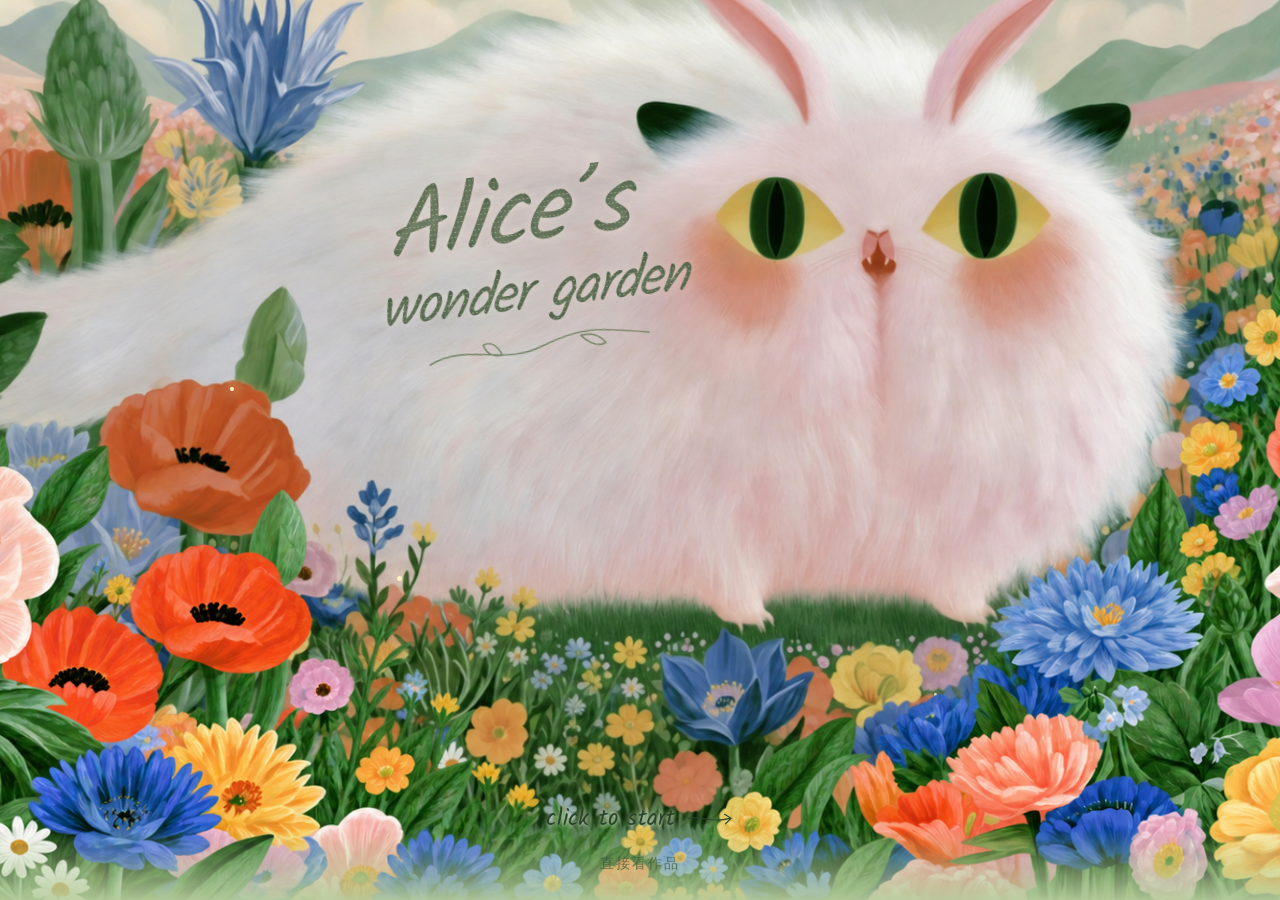
<file: index.html>
<!doctype html><html lang="zh-CN"><head><meta charset="utf-8"><meta name="viewport" content="width=device-width,initial-scale=1"><title>Alice · 作品花园</title><style>*,::before,::after{box-sizing:border-box}body{margin:0}button,input{font:inherit}button{border:0}img{max-width:100%}h1,h2,h3,p{margin-top:0}</style><link rel="stylesheet" href="./portfolio.css"></head><body><div id="root"></div><noscript>请在浏览器中启用 JavaScript 以浏览互动作品集。</noscript><script src="./portfolio.js?v=shopee-tracker-v1.0.0"></script></body></html>
</file>
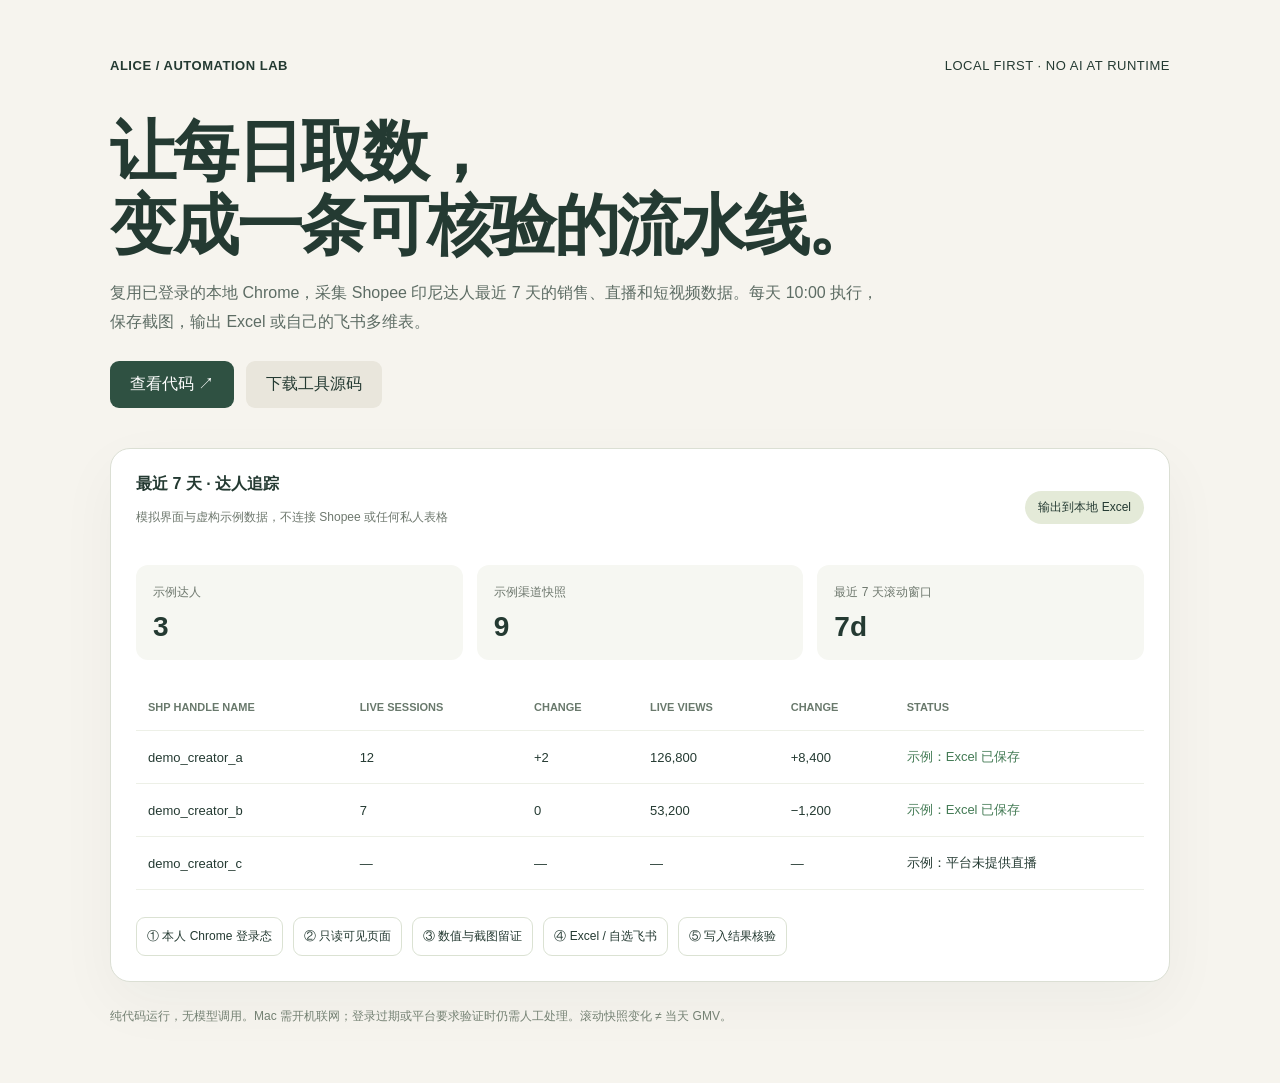
<file: apps/shopee-tracker/demo.html>
<!doctype html><html lang="zh-CN"><meta charset="utf-8"><meta name="viewport" content="width=device-width,initial-scale=1"><title>Shopee Tracker · 纯代码本地自动化</title><style>*{box-sizing:border-box}body{margin:0;background:#f6f4ee;color:#243a32;font:16px -apple-system,BlinkMacSystemFont,sans-serif}main{max-width:1120px;margin:auto;padding:58px 30px}nav{display:flex;justify-content:space-between;font-size:13px;letter-spacing:.04em}h1{font-size:clamp(36px,6vw,66px);letter-spacing:-.04em;margin:42px 0 15px;line-height:1.12}p{line-height:1.8;color:#5d6c64;max-width:780px}.pill{background:#e4ead8;border-radius:30px;padding:8px 13px;display:inline-block;font-size:12px}.actions{display:flex;gap:12px;margin:25px 0 40px}a{color:inherit}.button{background:#2f5142;color:white;padding:13px 20px;border-radius:9px;text-decoration:none}.secondary{background:#e9e6dc;color:#243a32}.dashboard{border:1px solid #dbdfd4;background:white;border-radius:20px;padding:25px;box-shadow:0 20px 60px #1e32290b}.heading{display:flex;align-items:center;justify-content:space-between;gap:20px}.small{font-size:12px;color:#6e786e}.stats{display:grid;grid-template-columns:repeat(3,1fr);gap:14px;margin:24px 0}.stat{background:#f6f7f2;border-radius:12px;padding:17px}.stat b{font-size:28px;display:block;margin-top:10px}.overflow{overflow:auto}table{width:100%;border-collapse:collapse;white-space:nowrap;font-size:13px}th,td{text-align:left;padding:17px 12px;border-bottom:1px solid #edf0e7}th{font-size:11px;color:#69796c}.good{color:#447b55}.flow{display:flex;flex-wrap:wrap;gap:10px;margin:27px 0 0;font-size:12px}.flow span{padding:10px;border:1px solid #dbe2d3;border-radius:9px}footer{font-size:12px;color:#748173;margin-top:26px}@media(max-width:650px){main{padding:25px 16px}.dashboard{padding:16px}.stats{gap:7px}.stat{padding:12px}h1{margin-top:30px}}</style><main><nav><strong>ALICE / AUTOMATION LAB</strong><span>LOCAL FIRST · NO AI AT RUNTIME</span></nav><h1>让每日取数，<br>变成一条可核验的流水线。</h1><p>复用已登录的本地 Chrome，采集 Shopee 印尼达人最近 7 天的销售、直播和短视频数据。每天 10:00 执行，保存截图，输出 Excel 或自己的飞书多维表。</p><div class="actions"><a class="button" href="https://github.com/nesealice/alice-ai-portfolio/tree/main/apps/shopee-tracker">查看代码 ↗</a><a class="button secondary" href="./Shopee-Tracker-Public-Source-v1.0.0.zip">下载工具源码</a></div><div class="dashboard"><div class="heading"><div><strong>最近 7 天 · 达人追踪</strong><p class="small">模拟界面与虚构示例数据，不连接 Shopee 或任何私人表格</p></div><span class="pill">输出到本地 Excel</span></div><div class="stats"><div class="stat"><span class="small">示例达人</span><b>3</b></div><div class="stat"><span class="small">示例渠道快照</span><b>9</b></div><div class="stat"><span class="small">最近 7 天滚动窗口</span><b>7d</b></div></div><div class="overflow"><table><thead><tr><th>SHP HANDLE NAME</th><th>LIVE SESSIONS</th><th>CHANGE</th><th>LIVE VIEWS</th><th>CHANGE</th><th>STATUS</th></tr></thead><tbody><tr><td>demo_creator_a</td><td>12</td><td>+2</td><td>126,800</td><td>+8,400</td><td class="good">示例：Excel 已保存</td></tr><tr><td>demo_creator_b</td><td>7</td><td>0</td><td>53,200</td><td>−1,200</td><td class="good">示例：Excel 已保存</td></tr><tr><td>demo_creator_c</td><td>—</td><td>—</td><td>—</td><td>—</td><td>示例：平台未提供直播</td></tr></tbody></table></div><div class="flow"><span>① 本人 Chrome 登录态</span><span>② 只读可见页面</span><span>③ 数值与截图留证</span><span>④ Excel / 自选飞书</span><span>⑤ 写入结果核验</span></div></div><footer>纯代码运行，无模型调用。Mac 需开机联网；登录过期或平台要求验证时仍需人工处理。滚动快照变化 ≠ 当天 GMV。</footer></main></html>
</file>
<file: portfolio.css>
.garden-shell{background:#f9f8f3;color:#263329;min-height:100vh;font-family:Arial,PingFang SC,Microsoft YaHei,sans-serif}.garden-shell button,.garden-shell a{font:inherit}.garden-shell button{cursor:pointer}.garden-shell button:focus-visible,.garden-shell a:focus-visible{outline:3px solid #bd762b;outline-offset:3px}.garden-manage{position:fixed;z-index:30;top:18px;right:18px;background:#fffdf6;border:1px solid #bdc8b9;border-radius:999px;padding:7px 15px;color:#344a3c;box-shadow:0 2px 10px #26332915;font-size:13px!important}.garden-notice{position:fixed;z-index:31;top:60px;right:18px;max-width:280px;background:#fffdf6;border:1px solid #bdc8b9;border-radius:12px;padding:15px 16px;box-shadow:0 8px 24px #2633291f;font-size:14px}.garden-notice button{margin-left:10px;border:0;background:none;font-size:22px;color:#344a3c}.garden-intro{min-height:100svh;display:grid;grid-template-columns:minmax(280px,1fr) minmax(300px,1.1fr);align-items:center;gap:clamp(28px,5vw,80px);max-width:1400px;margin:auto;padding:90px clamp(24px,6vw,100px) 60px}.garden-eyebrow{letter-spacing:.13em;text-transform:uppercase;font-size:12px!important;font-weight:700;color:#687b69}.garden-intro h1{font-size:clamp(42px,6vw,84px);line-height:1.13;letter-spacing:-.04em;max-width:8em;margin:16px 0 24px;color:#294335}.garden-intro-copy>p:not(.garden-eyebrow){font-size:clamp(17px,1.5vw,21px);line-height:1.8;max-width:28em;color:#536556}.garden-intro-actions{display:flex;align-items:center;gap:20px;flex-wrap:wrap;margin-top:34px}.garden-primary,.garden-reset,.garden-product-actions button,.garden-product-actions a,.garden-dialog>a{border-radius:999px;border:1px solid #355641;background:#355641;color:#fff;padding:12px 22px;text-decoration:none;font-weight:700!important}.garden-primary:disabled{cursor:default;opacity:.55}.garden-text-button{border:0;background:none;color:#355641;text-decoration:underline;text-underline-offset:4px;padding:10px 0}.garden-stage{height:min(62vw,500px);min-height:350px;position:relative;overflow:hidden;border:2px dashed #acc1aa;border-radius:30px;background:#e8efe7;box-shadow:inset 0 0 0 12px #f8faf5}.garden-stage-label{position:absolute;top:24px;left:24px;z-index:2;border-radius:999px;padding:8px 14px;background:#fffdf6;color:#617966;font-size:12px}.garden-actor{position:absolute;left:10%;bottom:16%;z-index:3;background:#fffdf6;border:2px solid #788f77;border-radius:999px;padding:18px 22px;font-size:14px;font-weight:700;color:#4c6851;box-shadow:0 8px 20px #53655621}.garden-lift{position:absolute;inset:32% 8% 7%;display:grid;place-items:center;border:2px solid #94ac94;border-radius:22px;background:#c9dcc7;color:#49664c;font-size:15px;font-weight:700}.garden-stage-end{position:absolute;right:8%;bottom:11%;color:#56735b;font-size:13px}.garden-shell[data-phase=leaving] .garden-actor{animation:garden-leave 1.8s ease-in forwards}.garden-shell[data-phase=lifting] .garden-lift{animation:garden-lift 1s ease-in-out forwards}@keyframes garden-leave{to{transform:translate(650%);opacity:0}}@keyframes garden-lift{to{transform:translateY(-110%);opacity:0}}.garden-shell:not([data-phase=garden]) .garden-collection{display:none}.garden-collection{min-height:100svh;padding:clamp(70px,8vw,130px) clamp(24px,6vw,100px);background:#eef2e9}.garden-collection-head{max-width:1200px;margin:0 auto 42px;display:flex;justify-content:space-between;align-items:end;gap:30px}.garden-collection h2{font-size:clamp(34px,4vw,56px);line-height:1.2;color:#294335;margin:10px 0}.garden-collection-head p:last-child{line-height:1.7;color:#647467}.garden-reset{white-space:nowrap;background:#fffdf6;color:#355641}.garden-products{max-width:1200px;margin:auto;display:grid;grid-template-columns:repeat(3,minmax(0,1fr));gap:24px}.garden-product{position:relative;overflow:hidden;background:#fffdf8;border:1px solid #d7dfd2;border-radius:24px;box-shadow:0 10px 30px #2943350d}.garden-product-marker{position:absolute;top:14px;left:16px;z-index:1;background:#fffdf8;color:#687b69;border-radius:999px;padding:5px 10px;font-size:12px;font-weight:700}.garden-product-preview,.garden-dialog-preview{min-height:190px;display:grid;place-items:center;background:#e1e9de;color:#607965;border-bottom:1px dashed #acc1aa;font-size:14px}.garden-product-content{padding:25px;display:flex;flex-direction:column;min-height:245px}.garden-product-type,.garden-dialog-type{font-size:12px!important;font-weight:700;color:#788a70;margin:0 0 8px}.garden-product h3{font-size:22px;line-height:1.3;margin:0 0 12px;color:#294335}.garden-product-content>p:not(.garden-product-type){line-height:1.65;color:#59695c;margin:0}.garden-product-actions{display:flex;flex-wrap:wrap;gap:9px;margin-top:auto;padding-top:25px}.garden-product-actions button,.garden-product-actions a{padding:9px 14px;font-size:13px!important}.garden-product-actions a{background:transparent;color:#355641}.garden-dialog-backdrop{position:fixed;z-index:40;inset:0;background:#17261b9e;display:flex;justify-content:flex-end}.garden-dialog{background:#fffdf8;width:min(540px,100%);height:100%;overflow:auto;padding:56px clamp(24px,5vw,45px);box-shadow:-10px 0 30px #17261b38;position:relative;outline:none}.garden-dialog-close{position:absolute;top:20px;right:24px;width:40px;height:40px;border:1px solid #bdc8b9;border-radius:50%;background:#fffdf8;color:#355641;font-size:26px!important}.garden-dialog h2{font-size:clamp(32px,4vw,48px);line-height:1.2;margin:10px 0 12px;color:#294335}.garden-dialog h3{font-size:20px;margin:28px 0 6px;color:#294335}.garden-dialog p{line-height:1.7;color:#59695c}.garden-dialog-preview{border:1px dashed #acc1aa;border-radius:14px;min-height:230px;margin:26px 0}.garden-dialog>a{display:inline-block;margin-top:22px}@media(max-width:800px){.garden-intro{grid-template-columns:1fr;gap:28px;padding-top:100px}.garden-stage{height:380px;min-height:0}.garden-products{grid-template-columns:1fr}.garden-product-content{min-height:0}.garden-collection-head{display:block}.garden-reset{margin-top:20px}.garden-dialog{width:100%}}@media(prefers-reduced-motion:reduce){.garden-shell *{scroll-behavior:auto!important;animation-duration:.01ms!important;transition-duration:.01ms!important}}:root{--garden-grass:#b8ce9e;--garden-ink:#3d5841;--garden-hand:"Snell Roundhand","Segoe Print","Bradley Hand",cursive;--garden-cn:"Kaiti SC","STKaiti","KaiTi",serif}html,body{margin:0;background:var(--garden-grass)}.garden-shell{isolation:isolate;overflow-x:clip;background:var(--garden-grass);color:var(--garden-ink)}.garden-world{position:relative}.garden-intro{position:relative;width:100%;height:100svh;min-height:540px;max-width:none;margin:0;padding:0;display:block;isolation:isolate;overflow:hidden;background:#d3d8b9}.garden-painted-scene{position:absolute;inset:0;overflow:hidden;cursor:pointer}.garden-clean-plate{position:absolute;inset:0;width:100%;height:100%;max-width:none;object-fit:cover;object-position:50% 52%;user-select:none}.garden-painted-light{position:absolute;inset:0;background:radial-gradient(ellipse at 25% 30%,#fff0c224,transparent 55%);mix-blend-mode:soft-light;animation:garden-light 8s ease-in-out infinite alternate;pointer-events:none}.garden-title-in-scene{position:absolute;z-index:2;left:23%;top:19%;width:37%;text-align:center;color:#42573e;transform:rotate(-7deg);pointer-events:none;text-shadow:0 1px 10px #fff3df55}.garden-title-note{font-family:var(--garden-cn);font-size:clamp(12px,1.1vw,18px);letter-spacing:.24em;margin:0 0 7px;transform:rotate(2deg)}.garden-intro h1{font-family:var(--garden-hand);font-weight:400;font-size:clamp(44px,6.7vw,108px);max-width:none;line-height:.96;letter-spacing:-.04em;margin:0;color:inherit}.garden-title-alice{display:block;font-size:1.12em;padding-right:.38em}.garden-title-garden{display:block;font-size:.64em;white-space:nowrap;font-style:italic;letter-spacing:-.035em;line-height:1.16}.garden-title-chinese{font-family:var(--garden-cn);font-size:clamp(15px,1.6vw,24px);margin:15px 0 0;letter-spacing:.27em;transform:rotate(2deg)}.garden-title-vine{width:52%;height:28px;margin:5px auto 0;fill:none;stroke:#5c734e;stroke-width:1.4;stroke-linecap:round;opacity:.8}.garden-actor{position:absolute;z-index:4;left:46%;bottom:1.5%;height:clamp(220px,47svh,540px);width:auto;aspect-ratio:374/724;padding:0;background:none;border:0;border-radius:0;box-shadow:none;pointer-events:none;transform-origin:50% 91%;will-change:transform}.garden-actor-poses{position:absolute;inset:0;transform-origin:50% 92%;animation:garden-breathe 3.6s ease-in-out infinite}.garden-actor-frame{position:absolute;inset:0;width:100%;height:100%;opacity:0;overflow:hidden;filter:drop-shadow(0 2px 1px #53704c15)}.garden-actor-frame-0{opacity:1}.garden-actor-shadow{position:absolute;left:9%;right:0;bottom:8%;height:3%;border-radius:50%;background:#3f603c55;filter:blur(6px);transform:rotate(-5deg)}.garden-sprite-preload{position:absolute;width:1px;height:1px;opacity:0;pointer-events:none}.garden-pollen{position:absolute;z-index:3;width:5px;height:5px;border-radius:50%;background:#fff3bf;box-shadow:0 0 13px 3px #ffefb888;animation:garden-pollen 9s ease-in-out infinite;pointer-events:none}.garden-pollen-one{left:31%;top:64%}.garden-pollen-two{left:73%;top:77%;animation-delay:-4s;width:3px;height:3px}.garden-pollen-three{left:18%;top:43%;animation-delay:-7s;width:4px;height:4px}.garden-ground-seam{position:absolute;z-index:5;left:0;right:0;bottom:-1px;height:8%;pointer-events:none;background:linear-gradient(transparent,var(--garden-grass));opacity:.94}.garden-invitation{position:absolute;z-index:6;left:50%;bottom:max(22px,env(safe-area-inset-bottom));transform:translate(-50%);text-align:center;display:flex;flex-direction:column;align-items:center;gap:3px;white-space:nowrap}.garden-enter{display:flex;align-items:center;gap:12px;border:0;background:none;color:#28442d;padding:10px 16px;font-family:var(--garden-cn)!important;font-size:19px!important;letter-spacing:.1em;text-shadow:0 1px 5px #eef4d5}.garden-enter svg{width:46px;height:17px;fill:none;stroke:currentColor;stroke-width:1.5;stroke-linecap:round;transition:transform .3s}.garden-enter:hover svg{transform:translate(5px)}.garden-enter:disabled{cursor:default}.garden-skip{border:0;background:none;padding:5px 8px;color:#3c583a;font-size:11px!important;letter-spacing:.14em;opacity:.75;text-decoration:none}.garden-skip:hover{opacity:1;text-decoration:underline;text-underline-offset:4px}.garden-shell[data-phase=loading] .garden-actor,.garden-shell[data-phase=resetting] .garden-actor{opacity:0}.garden-shell[data-phase=leaving] .garden-actor{animation:garden-leave 2.2s linear forwards}.garden-shell[data-phase=leaving] .garden-actor-poses{animation:garden-step .37s ease-in-out infinite}.garden-shell[data-phase=leaving] .garden-actor-frame{animation:garden-pose .72s steps(1,end) infinite;opacity:0}.garden-shell[data-phase=leaving] .garden-actor-frame-1{animation-delay:-.6s}.garden-shell[data-phase=leaving] .garden-actor-frame-2{animation-delay:-.48s}.garden-shell[data-phase=leaving] .garden-actor-frame-3{animation-delay:-.36s}.garden-shell[data-phase=leaving] .garden-actor-frame-4{animation-delay:-.24s}.garden-shell[data-phase=leaving] .garden-actor-frame-5{animation-delay:-.12s}.garden-shell[data-phase=lifting] .garden-actor,.garden-shell[data-phase=garden] .garden-actor{opacity:0}.garden-shell[data-phase=lifting] .garden-world{animation:garden-lift 1.05s cubic-bezier(.45,0,.2,1) forwards;will-change:transform}.garden-shell[data-phase=leaving] .garden-invitation,.garden-shell[data-phase=lifting] .garden-invitation{opacity:0;transition:opacity .25s;pointer-events:none}.garden-shell:not([data-phase=garden]):not([data-phase=lifting]) .garden-collection{display:none}.garden-shell[data-phase=lifting] .garden-collection{display:block}.garden-collection{position:relative;background:var(--garden-grass);background-image:url("data:image/svg+xml,%3Csvg viewBox='0 0 180 180' xmlns='http://www.w3.org/2000/svg'%3E%3Cfilter id='n'%3E%3CfeTurbulence type='fractalNoise' baseFrequency='.64' numOctaves='3' stitchTiles='stitch'/%3E%3C/filter%3E%3Cpath fill='%234c7536' opacity='.08' filter='url(%23n)' d='M0 0h180v180H0z'/%3E%3C/svg%3E");padding:95px clamp(25px,7vw,130px) 130px;min-height:100svh}.garden-collection:before{content:"";position:absolute;pointer-events:none;inset:0;background:radial-gradient(ellipse at 40% 12%,#edf0cb77,transparent 60%),radial-gradient(ellipse at 87% 76%,#d3dea66e,transparent 40%)}.garden-collection-head{position:relative;max-width:1200px;margin-bottom:70px}.garden-collection h2{font-family:var(--garden-cn);font-weight:400;letter-spacing:.1em;font-size:clamp(34px,4vw,56px);color:#365536}.garden-eyebrow{font-family:var(--garden-hand);font-weight:400;font-style:italic;font-size:18px!important;text-transform:none;letter-spacing:.025em;color:#557344}.garden-collection-head p:last-child{color:#4e6744;font-size:14px;letter-spacing:.06em}.garden-reset{font-size:12px!important;font-weight:400!important;background:#e6ebcd70;border-color:#7f986d70;padding:9px 16px;color:#425b36}.garden-products{gap:clamp(30px,4vw,75px);position:relative;align-items:start}.garden-product{background:none;border:0;box-shadow:none;border-radius:0;overflow:visible;padding-top:12px}.garden-product:nth-child(2){margin-top:80px}.garden-product:nth-child(3){margin-top:24px}.garden-product-marker{top:-21px;left:50%;transform:translate(-50%);padding:0;background:none;color:#607d50;font-family:var(--garden-hand);font-size:24px;font-weight:400}.garden-product-preview{position:relative;isolation:isolate;aspect-ratio:1.45;min-height:170px;border:1px solid #c19e7699;border-radius:48% 52% 46% 54%/53% 49% 51% 47%;background:#f1dfbf;color:#856f53;font-size:12px;outline:11px solid #eccda488;box-shadow:0 0 0 21px #ddbf9b44,0 12px 20px #52734416}.garden-product:nth-child(2) .garden-product-preview{background:#eadad2;outline-color:#ddbeca88;box-shadow:0 0 0 21px #d9b8c344,0 12px 20px #52734416}.garden-product:nth-child(3) .garden-product-preview{background:#d5e0de;outline-color:#aabeca88;box-shadow:0 0 0 21px #aabcca44,0 12px 20px #52734416}.garden-product-content{position:relative;padding:40px 4px 0;min-height:230px;text-align:center}.garden-product h3{font-family:var(--garden-cn);font-size:26px;font-weight:400;color:#355336}.garden-product-type{font-size:11px!important;font-weight:400;letter-spacing:.15em;color:#688057}.garden-product-content>p:not(.garden-product-type){font-size:13px;line-height:1.9;color:#4e6543}.garden-product-actions{justify-content:center;gap:14px;padding-top:21px}.garden-product-actions button,.garden-product-actions a{border:0;border-bottom:1px solid #7f956b;border-radius:0;background:none;color:#3d5a34;padding:6px 0;font-size:12px!important;font-weight:400!important}.garden-manage{background:#edf0d875;border:1px solid #64795650;color:#375433;box-shadow:none;backdrop-filter:blur(6px);font-size:11px!important;top:max(17px,env(safe-area-inset-top));right:max(20px,env(safe-area-inset-right));padding:6px 13px}@keyframes garden-leave{0%{transform:translate(0)}to{transform:translate(70vw)}}@keyframes garden-lift{0%{transform:translateY(0)}to{transform:translateY(calc(-1*max(100svh,540px)))}}@keyframes garden-pose{0%,16.65%{opacity:1}16.66%,to{opacity:0}}@keyframes garden-step{0%,to{transform:translateY(0) rotate(.3deg)}50%{transform:translateY(-3px) rotate(-.4deg)}}@keyframes garden-breathe{0%,to{transform:rotate(-.35deg)}50%{transform:rotate(.35deg) translateY(-1px)}}@keyframes garden-pollen{0%,to{transform:translate(0);opacity:.2}45%{transform:translate(20px,-35px);opacity:.9}70%{transform:translate(31px,-52px);opacity:0}}@keyframes garden-light{to{opacity:.4}}@media(min-aspect-ratio:2/1){.garden-title-in-scene{top:14%;left:23%;width:33%}.garden-intro h1{font-size:clamp(55px,7.8svh,100px)}.garden-title-note{font-size:14px}.garden-title-chinese{font-size:20px}.garden-actor{height:56svh}}@media(max-width:700px){.garden-intro{min-height:560px}.garden-clean-plate{object-position:61% center}.garden-title-in-scene{left:7%;top:13%;width:84%;transform:rotate(-8deg)}.garden-intro h1{font-size:clamp(54px,13vw,85px)}.garden-title-note{font-size:12px;letter-spacing:.14em;margin-bottom:12px}.garden-title-chinese{font-size:17px;margin-top:13px}.garden-title-vine{width:45%}.garden-actor{left:29%;bottom:6.5%;height:37svh;min-height:250px}.garden-invitation{bottom:max(22px,env(safe-area-inset-bottom))}.garden-enter{font-size:17px!important}.garden-ground-seam{height:10%}.garden-collection{padding:65px 32px 95px}.garden-collection-head{margin-bottom:65px}.garden-collection h2{font-size:32px}.garden-products{max-width:370px;gap:64px}.garden-product:nth-child(n){margin-top:0}.garden-product-content{padding-top:38px;min-height:0}.garden-product-preview{min-height:190px}.garden-reset{margin-top:15px}.garden-collection-head p:last-child{font-size:12px}.garden-eyebrow{font-size:16px!important}@keyframes garden-lift{to{transform:translateY(calc(-1*max(100svh,560px)))}}}@media(prefers-reduced-motion:reduce){.garden-actor-poses,.garden-pollen,.garden-painted-light,.garden-shell[data-phase=leaving] .garden-actor,.garden-shell[data-phase=lifting] .garden-world{animation:none}.garden-enter svg{transition:none}}@font-face{font-family:Garden Kalam;src:url(./garden/kalam-regular.ttf) format("truetype");font-style:normal;font-weight:400;font-display:swap}:root{--garden-hand:"Garden Kalam","Segoe Print",cursive}.garden-intro h1{font-style:italic;letter-spacing:-.025em}.garden-title-alice,.garden-title-garden{background-image:radial-gradient(circle,#728864 0 .55px,transparent .8px),radial-gradient(circle,#304a31 0 .4px,transparent .65px),linear-gradient(#42573e,#42573e);background-size:4px 5px,5px 6px,100% 100%;background-position:0 0,2px 3px,0 0;background-clip:text;-webkit-background-clip:text;color:transparent;-webkit-text-fill-color:transparent}.garden-enter{font-family:var(--garden-hand)!important;font-style:italic;font-size:23px!important;letter-spacing:.01em}.garden-clean-plate{animation:garden-plate-retreat 180s linear forwards;will-change:transform}.garden-shell[data-phase=loading] .garden-clean-plate,.garden-shell[data-phase=resetting] .garden-clean-plate{animation-name:none}.garden-shell[data-phase=leaving] .garden-clean-plate,.garden-shell[data-phase=lifting] .garden-clean-plate,.garden-shell[data-phase=garden] .garden-clean-plate{animation-play-state:paused}.garden-foreground{position:absolute;inset:0;z-index:5;width:100%;height:100%;max-width:none;object-fit:cover;object-position:50% 52%;pointer-events:none;user-select:none}.garden-shell[data-phase=waiting] .garden-actor-poses{animation:garden-step .37s ease-in-out infinite}.garden-shell[data-phase=waiting] .garden-actor-frame{animation:garden-pose .72s steps(1,end) infinite;opacity:0}.garden-shell[data-phase=waiting] .garden-actor-frame-1{animation-delay:-.6s}.garden-shell[data-phase=waiting] .garden-actor-frame-2{animation-delay:-.48s}.garden-shell[data-phase=waiting] .garden-actor-frame-3{animation-delay:-.36s}.garden-shell[data-phase=waiting] .garden-actor-frame-4{animation-delay:-.24s}.garden-shell[data-phase=waiting] .garden-actor-frame-5{animation-delay:-.12s}@keyframes garden-plate-retreat{0%{transform:translate(0) scale(1.12)}to{transform:translate(-5%) scale(1.12)}}@media(max-width:700px){.garden-clean-plate,.garden-foreground{object-position:74% center}.garden-title-in-scene{top:43%}.garden-enter{font-size:21px!important}}@media(prefers-reduced-motion:reduce){.garden-clean-plate,.garden-shell[data-phase=waiting] .garden-actor-poses,.garden-shell[data-phase=waiting] .garden-actor-frame{animation:none}.garden-shell[data-phase=waiting] .garden-actor-frame-0{opacity:1}}.garden-clean-plate{transform:scale(1.12)}.garden-intro{min-height:0}@keyframes garden-leave{0%{transform:translate(0)}to{transform:translate(var(--garden-exit-distance))}}@keyframes garden-lift{0%{transform:translateY(0)}to{transform:translateY(-100svh)}}@media(max-height:500px)and (orientation:landscape){.garden-actor{left:54%;height:65svh;min-height:0;bottom:3%}.garden-title-in-scene{left:4%;top:8%;width:44%}.garden-intro h1{font-size:clamp(28px,6svh,38px)}.garden-title-vine{height:16px}.garden-invitation{bottom:max(4px,env(safe-area-inset-bottom));gap:0}.garden-enter{padding:3px 10px;font-size:16px!important}.garden-skip{padding:2px 8px}}.garden-actor{--garden-exit-distance:54.2vw}@media(max-width:700px){.garden-actor{--garden-exit-distance:71.2vw}}@media(max-height:500px)and (orientation:landscape){.garden-actor{--garden-exit-distance:46.2vw}.garden-title-in-scene{left:26%;top:18%;width:30%;text-shadow:0 1px 0 #fff6e6,0 0 8px #fff6e6}.garden-intro h1{font-size:28px}.garden-enter{text-shadow:0 1px 0 #fff6e6,0 0 8px #fff6e6,0 0 18px #fff6e6}}.garden-debug-toggle{position:fixed;z-index:60;left:12px;top:12px;padding:5px 8px;border:1px solid #7f986d;border-radius:6px;background:#fffdf6e8;color:#263329;font-size:11px!important}.garden-debug{position:fixed;z-index:60;left:12px;top:46px;max-width:min(340px,calc(100vw - 24px));padding:10px;background:#fffdf6f2;border:1px solid #7f986d;border-radius:10px;box-shadow:0 5px 20px #26332933;font:12px Arial,sans-serif;display:flex;flex-wrap:wrap;gap:6px;align-items:center}.garden-debug>div{display:flex;flex-wrap:wrap;gap:4px}.garden-debug button{font-size:11px!important;padding:3px 6px;border:1px solid #7f986d;border-radius:5px;background:#fffdf6;color:#263329}.garden-shell[data-debug-slow=true][data-phase=leaving] .garden-actor{animation-duration:6.6s}.garden-shell[data-debug-slow=true][data-phase=lifting] .garden-world{animation-duration:3.15s}.garden-collection{overflow:hidden;padding-bottom:clamp(190px,22vw,340px);background-color:#b8ce9e;background-image:radial-gradient(ellipse at 50% 0%,#e6e9c7 0%,#d8e4b9 24%,transparent 55%),radial-gradient(ellipse at 9% 40%,#dce8ae88,transparent 34%),radial-gradient(ellipse at 95% 65%,#8fae8b88,transparent 42%),linear-gradient(160deg,#b9cea2,#a7c18e 65%,#8eaf84)}.garden-collection:before{inset:0;background:repeating-linear-gradient(112deg,transparent 0 5px,#ffffff0b 6px 7px,transparent 8px 16px);opacity:.55}.garden-collection:after{content:"";position:absolute;left:0;right:0;bottom:0;height:clamp(170px,24vw,350px);background:url(./garden/foreground-flowers-v1.png) center bottom/100% auto no-repeat;pointer-events:none;z-index:1}.garden-collection-head{max-width:1200px;margin:0 auto 34px;text-align:center;display:block}.garden-collection-head h2{font-family:var(--garden-cn);font-size:clamp(42px,5vw,72px);letter-spacing:.08em;text-shadow:0 2px 10px #fbf2d888}.garden-collection-head .garden-reset{margin-top:24px}.garden-filters{position:relative;z-index:2;max-width:1000px;margin:0 auto 62px;display:flex;flex-wrap:wrap;align-items:center;justify-content:center;gap:14px 35px}.garden-filter-types{display:flex;flex-wrap:wrap;justify-content:center;gap:6px 16px}.garden-filter-types button{padding:7px 3px;border:0;border-bottom:1px solid transparent;background:none;color:#42613b;font-family:var(--garden-cn);font-size:15px!important}.garden-filter-types button[aria-pressed=true]{border-color:#43683e;color:#254f32}.garden-search{font-family:var(--garden-cn);font-size:13px;color:#456340;display:flex;align-items:center;gap:8px}.garden-search input{width:min(220px,50vw);padding:8px 3px;background:#f7f2d477;border:0;border-bottom:1px solid #78976c;color:#304f33;border-radius:3px;font:inherit}.garden-search input::placeholder{color:#678468}.garden-products{max-width:1200px;grid-template-columns:repeat(3,minmax(0,1fr));gap:20px clamp(16px,2.5vw,38px);align-items:start;z-index:2}.garden-product{min-width:0;padding:0;background:none;border:none;box-shadow:none;transform:rotate(var(--flower-turn));overflow:visible}.garden-product:nth-child(3n+2){margin-top:95px}.garden-product:nth-child(3n+3){margin-top:38px}.flower-portrait{position:relative;display:block;width:100%;aspect-ratio:1;border:0;padding:0;background:transparent;cursor:pointer}.flower-preview{position:absolute;inset:29% 24% 43%;z-index:2;display:grid;place-items:center;overflow:hidden;border-radius:4px;background:#e9e9cf;box-shadow:0 4px 20px #324e3140}.flower-preview img{width:100%;height:100%;object-fit:contain;display:block}.flower-preview-missing{font-family:var(--garden-cn);font-size:clamp(12px,1.25vw,17px);text-align:center;color:#4b6647;line-height:1.6;padding:8px}.flower-preview-missing small{font-size:.7em}.flower-frame{position:absolute;inset:0;z-index:1;width:100%;height:100%;object-fit:contain;pointer-events:none}.garden-product-content{padding:8px 20px 30px;min-height:225px;transform:rotate(calc(-1 * var(--flower-turn)));text-align:center}.garden-product h3{font-family:var(--garden-cn);overflow-wrap:anywhere;font-size:clamp(22px,2vw,29px);line-height:1.3;margin:3px 0 8px}.garden-product-type{font-family:var(--garden-hand);font-style:italic;font-size:15px!important;letter-spacing:.03em}.garden-product-content>p:not(.garden-product-type){font-size:13px;line-height:1.65;max-width:29em;margin:0 auto;color:#3e5c3c}.garden-product-actions{margin-top:0;padding-top:13px;justify-content:center;gap:5px 16px}.garden-product-actions button,.garden-product-actions a{border:0;border-bottom:1px solid #709166;background:transparent;padding:5px 0;color:#315638;font-family:var(--garden-cn);font-size:12px!important;text-decoration:none}.garden-empty{position:relative;z-index:2;text-align:center;font-family:var(--garden-cn);padding:70px 10px;color:#3c5c3c}.garden-dialog-backdrop{position:fixed;inset:0;z-index:50;background:#213b2caa;backdrop-filter:blur(4px)}.garden-dialog{position:fixed;z-index:51;top:0;right:0;left:auto;transform:none;width:min(580px,100%);max-width:none;height:100dvh;overflow-y:auto;background:linear-gradient(165deg,#fcf6e9,#e8edcc 85%);padding:65px clamp(25px,5vw,52px) 50px;color:#34533d;box-shadow:-10px 0 35px #1b352b44;border:0;outline:none}.garden-dialog h2,.garden-dialog [data-slot=dialog-title]{font-family:var(--garden-cn);font-weight:400;overflow-wrap:anywhere}.garden-dialog-preview{margin:26px 0 20px;padding:0;border:0;background:none;min-height:220px;border-radius:0}.garden-dialog-preview .flower-preview{position:relative;inset:auto;width:100%;aspect-ratio:1.5;border-radius:8%;background:#e2e8ce}.garden-dialog-preview .flower-preview img{object-fit:contain}.garden-detail-links{display:flex;flex-wrap:wrap;gap:10px 24px;margin:24px 0}.garden-detail-links a{color:#2e5a3a;border-bottom:1px solid #719265;text-decoration:none;font-family:var(--garden-cn);padding-bottom:4px}.garden-access-note{font-size:13px!important;color:#785e42!important}.garden-thinking{margin-top:48px;padding-top:28px;border-top:1px solid #84986d77;scroll-margin-top:28px}.garden-thinking:focus{outline:none}.garden-thinking h3{font-family:var(--garden-cn);font-weight:400;font-size:25px}@media(max-width:800px){.garden-products{grid-template-columns:repeat(2,minmax(0,1fr))}.garden-product:nth-child(n){margin-top:0}.garden-product:nth-child(2n){margin-top:55px}}@media(max-width:700px){.garden-collection{padding:70px 24px 190px}.garden-products{max-width:450px;grid-template-columns:1fr;gap:32px}.garden-product:nth-child(n){margin-top:0}.garden-filters{margin-bottom:38px}.garden-product-content{min-height:0;padding:8px 9px 20px}.garden-dialog{width:100%;padding-top:max(65px,env(safe-area-inset-top))}.garden-collection:after{background-size:auto 100%}}@font-face{font-family:Garden Chinese Hand;src:url(./garden/ma-shan-zheng.ttf) format("truetype");font-display:swap;font-style:normal;font-weight:400}:root{--garden-cn:"Garden Chinese Hand","Kaiti SC","STKaiti","KaiTi",cursive}.garden-visually-hidden{position:absolute!important;width:1px;height:1px;padding:0;margin:-1px;overflow:hidden;clip:rect(0,0,0,0);white-space:nowrap;border:0}.garden-shell{font-size:16px}.garden-filters{padding-top:30px;margin-bottom:42px}.garden-filter-types button{font-size:16px!important}.garden-search,.garden-search input{font-size:15px!important}.garden-product-content>p:not(.garden-product-type){font-size:16px!important;line-height:1.65}.garden-product-type{font-size:15px!important}.garden-product-actions button,.garden-product-actions a,.garden-detail-links a,.garden-dialog-type,.garden-access-note{font-size:14px!important}.garden-dialog p{font-size:16px}.garden-collection-head{display:none}.garden-manage,.garden-skip,.flower-preview-missing small{font-size:14px!important}
</file>
